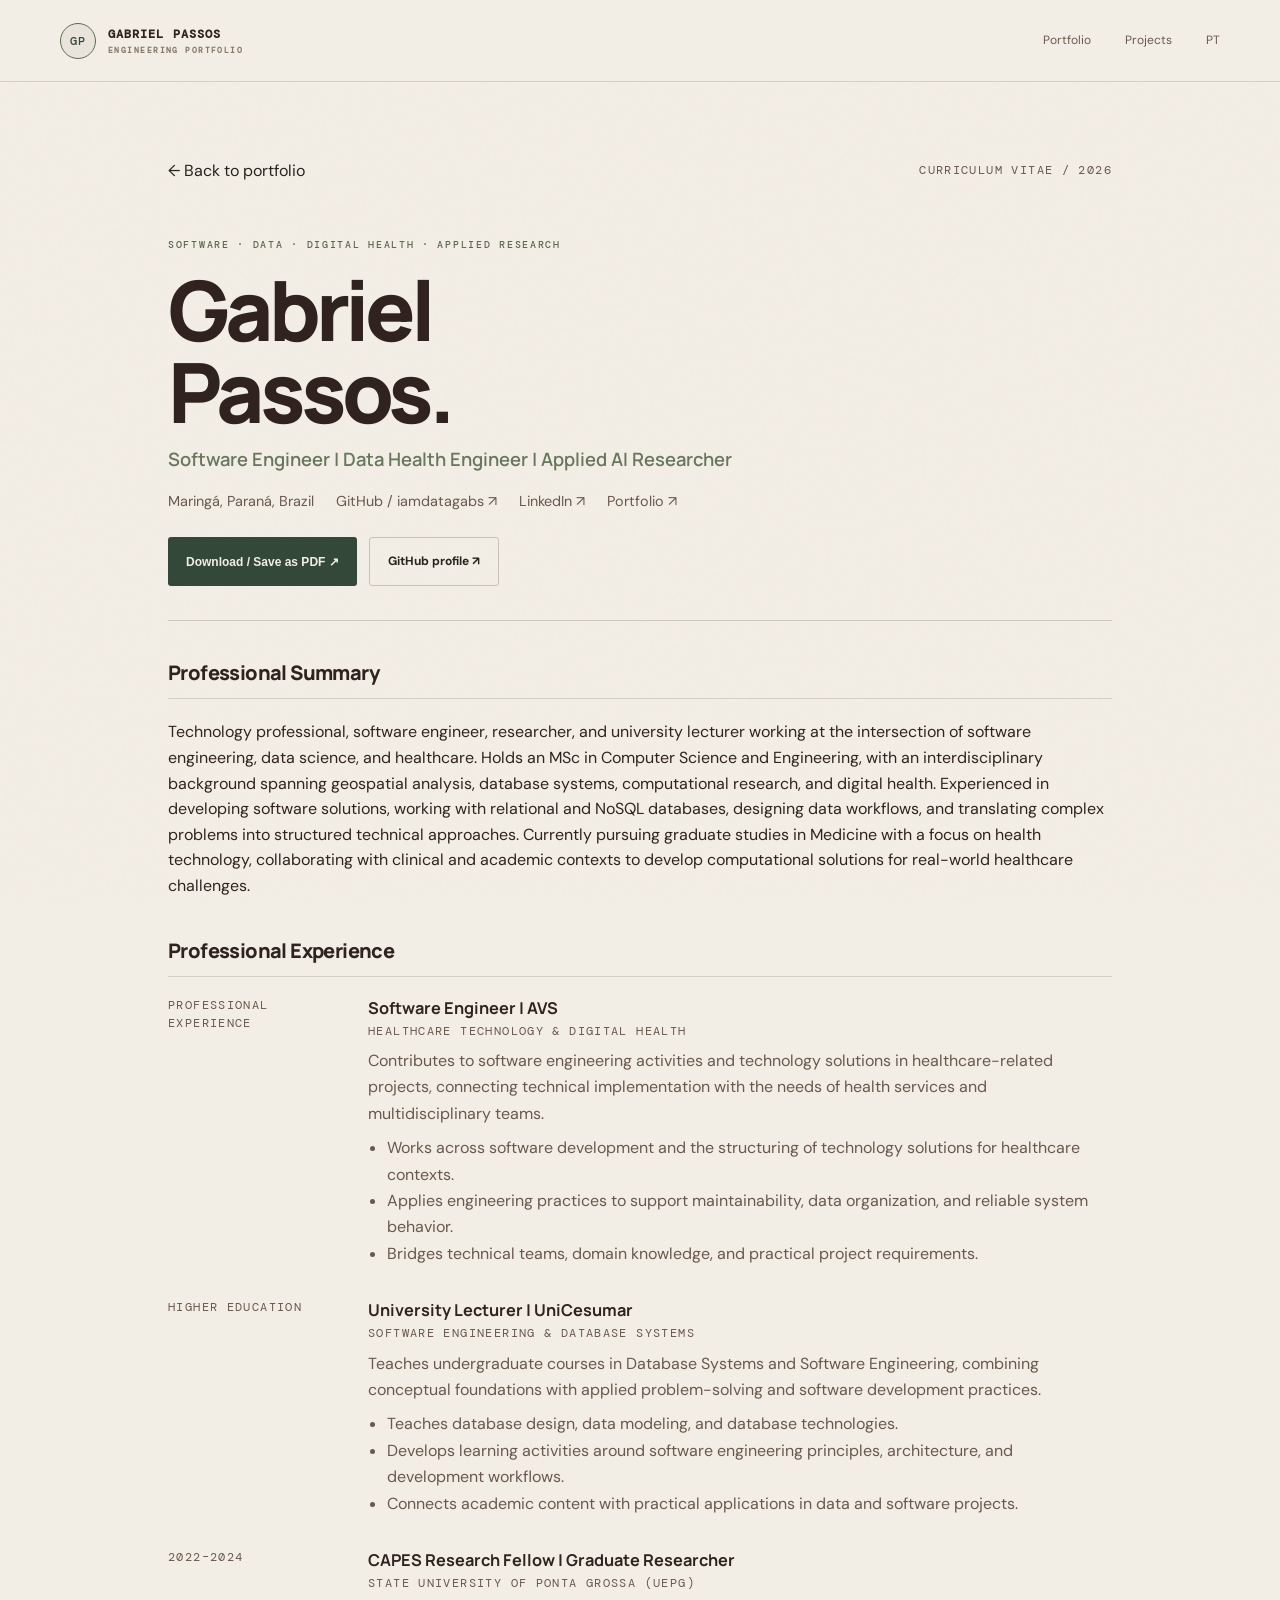
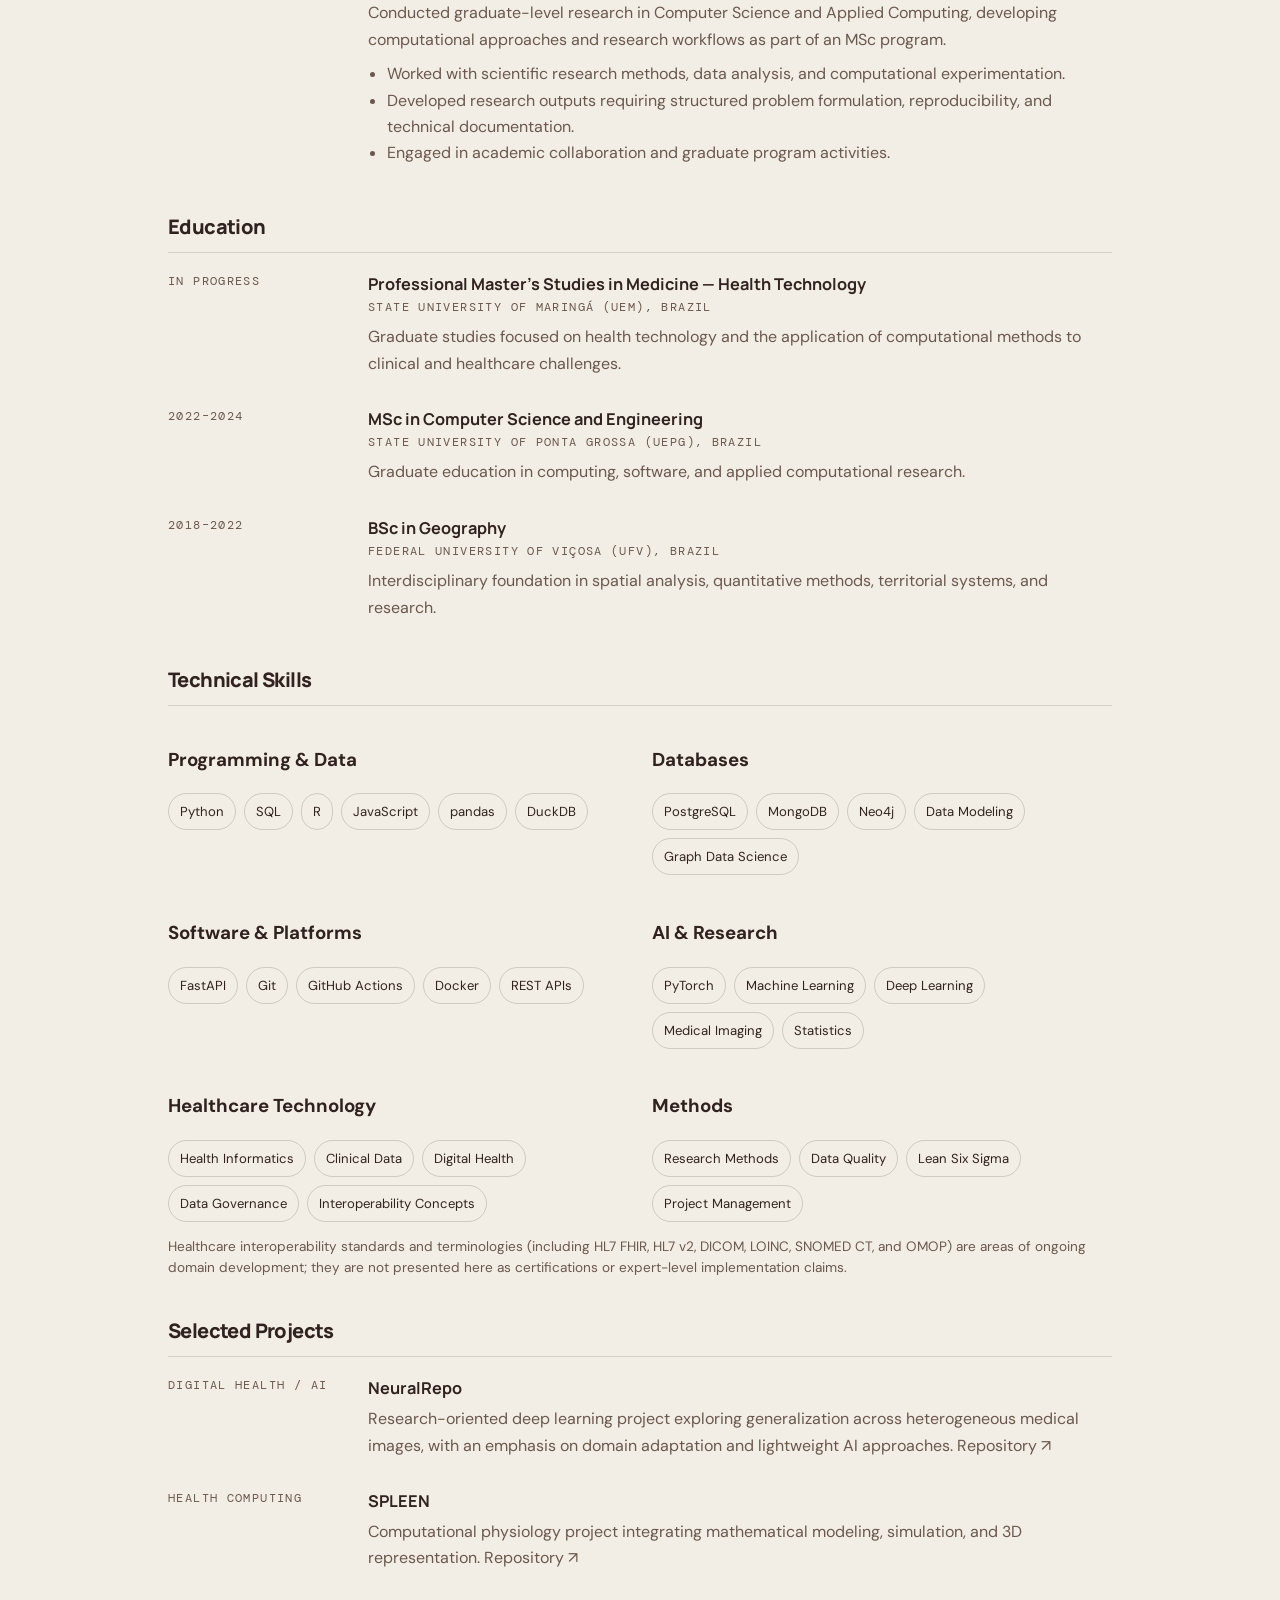
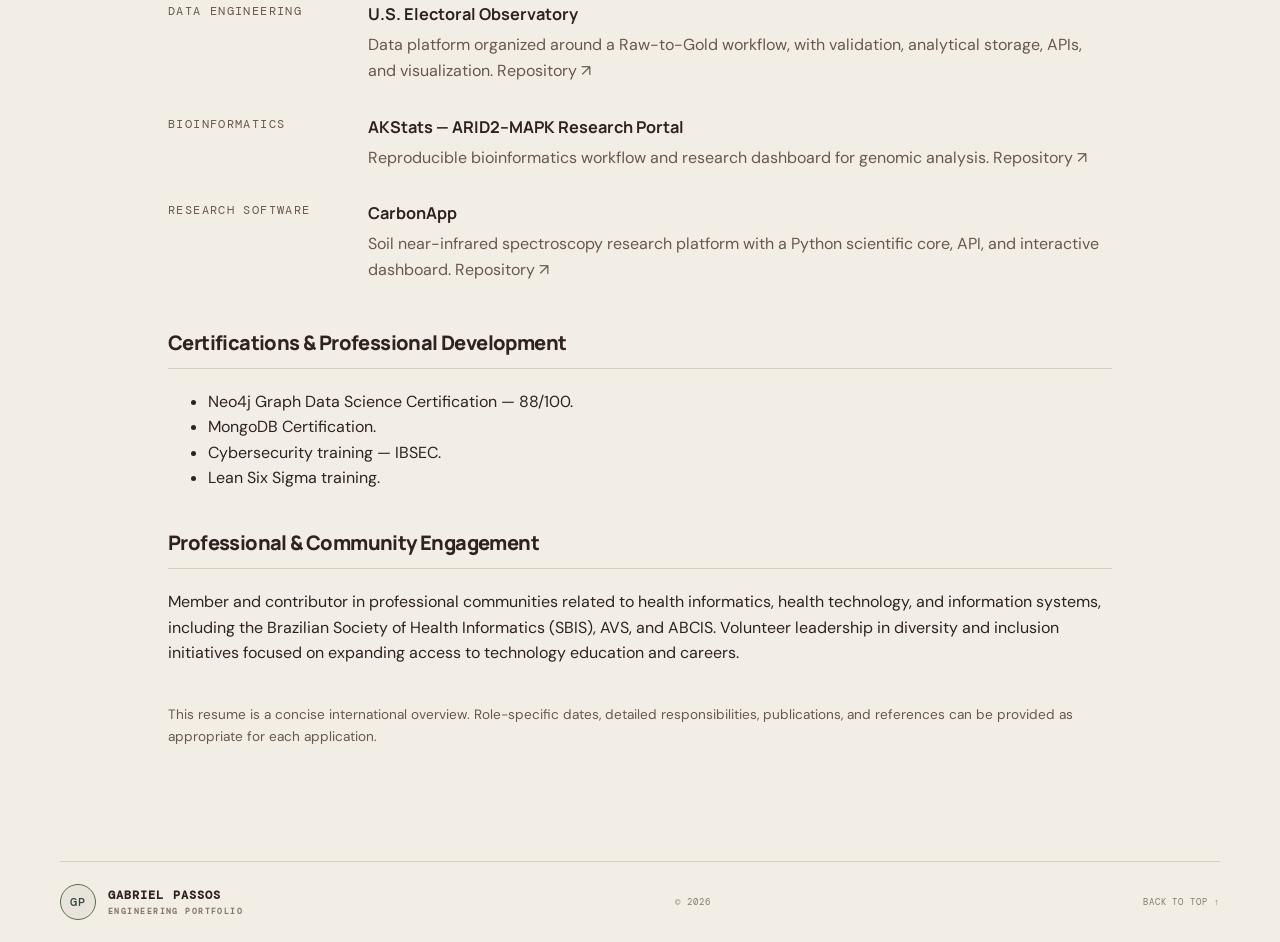
<file: portfolio/en/resume.html>
<!doctype html>
<html lang="en">
<head>
  <meta charset="utf-8">
  <meta name="viewport" content="width=device-width, initial-scale=1">
  <meta name="theme-color" content="#f3eee5">
  <meta name="description" content="English resume of Gabriel Passos — Software Engineer, Data Health Engineer, and Applied AI Researcher.">
  <link rel="canonical" href="https://iamdatagabs.github.io/iamdatagabs/portfolio/en/resume.html">
  <title>Resume | Gabriel Passos</title>
  <link rel="preconnect" href="https://fonts.googleapis.com">
  <link rel="preconnect" href="https://fonts.gstatic.com" crossorigin>
  <link href="https://fonts.googleapis.com/css2?family=DM+Mono:wght@400;500&family=DM+Sans:wght@400;500;600;700&family=Manrope:wght@400;500;600;700;800&display=swap" rel="stylesheet">
  <link rel="stylesheet" href="../styles.css">
  <style>
    .resume-wrap{max-width:1000px;margin:0 auto;padding:76px 28px 100px}
    .resume-top{display:flex;justify-content:space-between;align-items:center;gap:16px;margin-bottom:46px}
    .resume-top a,.resume-actions a{color:var(--ink,#25251f);text-decoration:none}
    .resume-label,.resume-date,.resume-meta{font-family:'DM Mono',monospace;text-transform:uppercase;letter-spacing:.12em;font-size:.72rem;color:var(--muted,#777)}
    .resume-hero{border-bottom:1px solid rgba(50,50,40,.2);padding-bottom:34px;margin-bottom:34px}
    .resume-hero h1{font:800 clamp(2.7rem,7vw,5.2rem)/.98 Manrope,sans-serif;letter-spacing:-.06em;margin:14px 0}
    .resume-role{font:600 1.15rem Manrope,sans-serif;color:var(--accent,#68765b);margin:0 0 18px}
    .resume-contact{display:flex;flex-wrap:wrap;gap:10px 22px;font-size:.9rem;color:var(--muted,#666)}
    .resume-contact a{color:inherit}
    .resume-actions{display:flex;gap:12px;flex-wrap:wrap;margin-top:24px}
    .resume-actions button{border:0;cursor:pointer}
    .resume-section{margin:38px 0}
    .resume-section h2{font:800 1.25rem Manrope,sans-serif;letter-spacing:-.03em;border-bottom:1px solid rgba(50,50,40,.16);padding-bottom:12px;margin-bottom:20px}
    .resume-entry{display:grid;grid-template-columns:180px 1fr;gap:20px;margin:0 0 24px}
    .resume-entry h3{font:700 1.02rem Manrope,sans-serif;margin:0 0 4px}
    .resume-entry p{margin:7px 0;color:var(--muted,#555);line-height:1.65}
    .resume-entry ul{margin:8px 0;padding-left:19px;color:var(--muted,#555);line-height:1.65}
    .resume-grid{display:grid;grid-template-columns:1fr 1fr;gap:24px}
    .resume-tags{display:flex;flex-wrap:wrap;gap:8px}
    .resume-tags span{font-size:.82rem;border:1px solid rgba(60,60,50,.2);border-radius:99px;padding:7px 11px}
    .resume-note{font-size:.85rem;color:var(--muted,#777);line-height:1.6}
    @media(max-width:650px){.resume-entry{grid-template-columns:1fr;gap:5px}.resume-grid{grid-template-columns:1fr}.resume-wrap{padding:42px 20px 70px}}
    @media print{.topbar,.resume-top,.resume-actions,.footer{display:none!important}.resume-wrap{padding:0;max-width:none}.resume-section{break-inside:avoid}.resume-entry{break-inside:avoid}body{background:#fff!important;color:#171717!important}.resume-entry p,.resume-entry ul,.resume-note{color:#333!important}a{color:inherit!important;text-decoration:none!important}}
  </style>
</head>
<body>
  <div class="noise"></div>
  <header class="topbar">
    <a class="wordmark" href="./"><span class="mark">GP</span><span>GABRIEL PASSOS<span class="wordmark-sub">ENGINEERING PORTFOLIO</span></span></a>
    <nav aria-label="Main navigation"><a href="./">Portfolio</a><a href="./#work">Projects</a><a href="../" lang="pt-BR">PT</a></nav>
  </header>
  <main class="resume-wrap">
    <div class="resume-top"><a href="./">← Back to portfolio</a><span class="resume-label">CURRICULUM VITAE / 2026</span></div>
    <section class="resume-hero">
      <span class="eyebrow">SOFTWARE · DATA · DIGITAL HEALTH · APPLIED RESEARCH</span>
      <h1>Gabriel<br>Passos.</h1>
      <p class="resume-role">Software Engineer | Data Health Engineer | Applied AI Researcher</p>
      <div class="resume-contact">
        <span>Maringá, Paraná, Brazil</span>
        <a href="https://github.com/iamdatagabs" target="_blank" rel="noreferrer">GitHub / iamdatagabs ↗</a>
        <a href="https://www.linkedin.com/in/passosgabriel" target="_blank" rel="noreferrer">LinkedIn ↗</a>
        <a href="https://iamdatagabs.github.io/iamdatagabs/portfolio/en/">Portfolio ↗</a>
      </div>
      <div class="resume-actions"><button class="button button-primary" onclick="window.print()">Download / Save as PDF ↗</button><a class="button button-ghost" href="https://github.com/iamdatagabs">GitHub profile ↗</a></div>
    </section>

    <section class="resume-section">
      <h2>Professional Summary</h2>
      <p>Technology professional, software engineer, researcher, and university lecturer working at the intersection of software engineering, data science, and healthcare. Holds an MSc in Computer Science and Engineering, with an interdisciplinary background spanning geospatial analysis, database systems, computational research, and digital health. Experienced in developing software solutions, working with relational and NoSQL databases, designing data workflows, and translating complex problems into structured technical approaches. Currently pursuing graduate studies in Medicine with a focus on health technology, collaborating with clinical and academic contexts to develop computational solutions for real-world healthcare challenges.</p>
    </section>

    <section class="resume-section">
      <h2>Professional Experience</h2>
      <article class="resume-entry">
        <div><div class="resume-date">Professional Experience</div></div>
        <div><h3>Software Engineer | AVS</h3><div class="resume-meta">Healthcare Technology & Digital Health</div>
          <p>Contributes to software engineering activities and technology solutions in healthcare-related projects, connecting technical implementation with the needs of health services and multidisciplinary teams.</p>
          <ul><li>Works across software development and the structuring of technology solutions for healthcare contexts.</li><li>Applies engineering practices to support maintainability, data organization, and reliable system behavior.</li><li>Bridges technical teams, domain knowledge, and practical project requirements.</li></ul>
        </div>
      </article>
      <article class="resume-entry">
        <div><div class="resume-date">Higher Education</div></div>
        <div><h3>University Lecturer | UniCesumar</h3><div class="resume-meta">Software Engineering & Database Systems</div>
          <p>Teaches undergraduate courses in Database Systems and Software Engineering, combining conceptual foundations with applied problem-solving and software development practices.</p>
          <ul><li>Teaches database design, data modeling, and database technologies.</li><li>Develops learning activities around software engineering principles, architecture, and development workflows.</li><li>Connects academic content with practical applications in data and software projects.</li></ul>
        </div>
      </article>
      <article class="resume-entry">
        <div><div class="resume-date">2022–2024</div></div>
        <div><h3>CAPES Research Fellow | Graduate Researcher</h3><div class="resume-meta">State University of Ponta Grossa (UEPG)</div>
          <p>Conducted graduate-level research in Computer Science and Applied Computing, developing computational approaches and research workflows as part of an MSc program.</p>
          <ul><li>Worked with scientific research methods, data analysis, and computational experimentation.</li><li>Developed research outputs requiring structured problem formulation, reproducibility, and technical documentation.</li><li>Engaged in academic collaboration and graduate program activities.</li></ul>
        </div>
      </article>
    </section>

    <section class="resume-section">
      <h2>Education</h2>
      <article class="resume-entry"><div><div class="resume-date">In Progress</div></div><div><h3>Professional Master's Studies in Medicine — Health Technology</h3><div class="resume-meta">State University of Maringá (UEM), Brazil</div><p>Graduate studies focused on health technology and the application of computational methods to clinical and healthcare challenges.</p></div></article>
      <article class="resume-entry"><div><div class="resume-date">2022–2024</div></div><div><h3>MSc in Computer Science and Engineering</h3><div class="resume-meta">State University of Ponta Grossa (UEPG), Brazil</div><p>Graduate education in computing, software, and applied computational research.</p></div></article>
      <article class="resume-entry"><div><div class="resume-date">2018–2022</div></div><div><h3>BSc in Geography</h3><div class="resume-meta">Federal University of Viçosa (UFV), Brazil</div><p>Interdisciplinary foundation in spatial analysis, quantitative methods, territorial systems, and research.</p></div></article>
    </section>

    <section class="resume-section">
      <h2>Technical Skills</h2>
      <div class="resume-grid">
        <div><h3>Programming & Data</h3><div class="resume-tags"><span>Python</span><span>SQL</span><span>R</span><span>JavaScript</span><span>pandas</span><span>DuckDB</span></div></div>
        <div><h3>Databases</h3><div class="resume-tags"><span>PostgreSQL</span><span>MongoDB</span><span>Neo4j</span><span>Data Modeling</span><span>Graph Data Science</span></div></div>
        <div><h3>Software & Platforms</h3><div class="resume-tags"><span>FastAPI</span><span>Git</span><span>GitHub Actions</span><span>Docker</span><span>REST APIs</span></div></div>
        <div><h3>AI & Research</h3><div class="resume-tags"><span>PyTorch</span><span>Machine Learning</span><span>Deep Learning</span><span>Medical Imaging</span><span>Statistics</span></div></div>
        <div><h3>Healthcare Technology</h3><div class="resume-tags"><span>Health Informatics</span><span>Clinical Data</span><span>Digital Health</span><span>Data Governance</span><span>Interoperability Concepts</span></div></div>
        <div><h3>Methods</h3><div class="resume-tags"><span>Research Methods</span><span>Data Quality</span><span>Lean Six Sigma</span><span>Project Management</span></div></div>
      </div>
      <p class="resume-note">Healthcare interoperability standards and terminologies (including HL7 FHIR, HL7 v2, DICOM, LOINC, SNOMED CT, and OMOP) are areas of ongoing domain development; they are not presented here as certifications or expert-level implementation claims.</p>
    </section>

    <section class="resume-section">
      <h2>Selected Projects</h2>
      <article class="resume-entry"><div><div class="resume-date">Digital Health / AI</div></div><div><h3>NeuralRepo</h3><p>Research-oriented deep learning project exploring generalization across heterogeneous medical images, with an emphasis on domain adaptation and lightweight AI approaches. <a href="https://github.com/iamdatagabs/neuralrepo">Repository ↗</a></p></div></article>
      <article class="resume-entry"><div><div class="resume-date">Health Computing</div></div><div><h3>SPLEEN</h3><p>Computational physiology project integrating mathematical modeling, simulation, and 3D representation. <a href="https://github.com/iamdatagabs/spleen">Repository ↗</a></p></div></article>
      <article class="resume-entry"><div><div class="resume-date">Data Engineering</div></div><div><h3>U.S. Electoral Observatory</h3><p>Data platform organized around a Raw-to-Gold workflow, with validation, analytical storage, APIs, and visualization. <a href="https://github.com/iamdatagabs/voting_project">Repository ↗</a></p></div></article>
      <article class="resume-entry"><div><div class="resume-date">Bioinformatics</div></div><div><h3>AKStats — ARID2–MAPK Research Portal</h3><p>Reproducible bioinformatics workflow and research dashboard for genomic analysis. <a href="https://github.com/iamdatagabs/akstats">Repository ↗</a></p></div></article>
      <article class="resume-entry"><div><div class="resume-date">Research Software</div></div><div><h3>CarbonApp</h3><p>Soil near-infrared spectroscopy research platform with a Python scientific core, API, and interactive dashboard. <a href="https://github.com/iamdatagabs/carbonapp">Repository ↗</a></p></div></article>
    </section>

    <section class="resume-section">
      <h2>Certifications & Professional Development</h2>
      <ul><li>Neo4j Graph Data Science Certification — 88/100.</li><li>MongoDB Certification.</li><li>Cybersecurity training — IBSEC.</li><li>Lean Six Sigma training.</li></ul>
    </section>

    <section class="resume-section">
      <h2>Professional & Community Engagement</h2>
      <p>Member and contributor in professional communities related to health informatics, health technology, and information systems, including the Brazilian Society of Health Informatics (SBIS), AVS, and ABCIS. Volunteer leadership in diversity and inclusion initiatives focused on expanding access to technology education and careers.</p>
    </section>
    <p class="resume-note">This resume is a concise international overview. Role-specific dates, detailed responsibilities, publications, and references can be provided as appropriate for each application.</p>
  </main>
  <footer class="footer section-wrap"><a class="wordmark" href="./"><span class="mark">GP</span><span>GABRIEL PASSOS<span class="wordmark-sub">ENGINEERING PORTFOLIO</span></span></a><span>© 2026</span><a href="#">BACK TO TOP ↑</a></footer>
</body>
</html>
</file>
<file: portfolio/styles.css>
:root{--bg:#0b1220;--panel:#101b2d;--panel2:#142239;--text:#e9f0f8;--muted:#9aabc0;--dim:#657991;--line:rgba(171,197,225,.14);--cyan:#65e4df;--blue:#6c9fff;--lime:#c8ef85;--font:'DM Sans',sans-serif;--display:'Manrope',sans-serif;--mono:'DM Mono',monospace}*{box-sizing:border-box}html{scroll-behavior:smooth;scroll-padding-top:90px}body{margin:0;background:var(--bg);color:var(--text);font-family:var(--font);line-height:1.6;overflow-x:hidden}a{color:inherit;text-decoration:none}.noise{position:fixed;inset:0;pointer-events:none;opacity:.12;z-index:5;background-image:url("data:image/svg+xml,%3Csvg viewBox='0 0 180 180' xmlns='http://www.w3.org/2000/svg'%3E%3Cfilter id='n'%3E%3CfeTurbulence type='fractalNoise' baseFrequency='.85' numOctaves='3' stitchTiles='stitch'/%3E%3C/filter%3E%3Crect width='100%25' height='100%25' filter='url(%23n)' opacity='.18'/%3E%3C/svg%3E")}.section-wrap{width:min(1160px,calc(100% - 64px));margin-inline:auto}.topbar{height:82px;display:flex;align-items:center;justify-content:space-between;padding:0 max(32px,calc((100vw - 1160px)/2));border-bottom:1px solid var(--line);position:sticky;top:0;background:rgba(11,18,32,.88);backdrop-filter:blur(18px);z-index:10}.wordmark{display:flex;gap:12px;align-items:center;font:700 12px var(--mono);letter-spacing:.09em}.mark{width:36px;height:36px;border:1px solid rgba(101,228,223,.6);color:var(--cyan);display:grid;place-items:center;font:500 12px var(--mono);border-radius:10px}.wordmark-sub{display:block;font-size:8px;color:var(--dim);letter-spacing:.18em;margin-top:3px}.topbar nav{display:flex;align-items:center;gap:34px;font-size:12px;color:var(--muted)}.topbar nav a:hover,.social-links a:hover{color:var(--cyan)}.topbar nav .nav-cta{color:var(--cyan);border:1px solid rgba(101,228,223,.35);padding:9px 15px;border-radius:5px}.hero{min-height:680px;display:grid;grid-template-columns:1.05fr .95fr;align-items:center;position:relative;padding-top:65px;padding-bottom:100px}.eyebrow{font:500 10px var(--mono);letter-spacing:.17em;color:var(--cyan)}.pulse,.live-dot,.tiny-dot{display:inline-block;width:7px;height:7px;border-radius:50%;background:var(--lime);box-shadow:0 0 14px rgba(200,239,133,.7);margin-right:9px}.hero h1,.section-heading h2,.contact h2{font:800 clamp(46px,6vw,76px)/1.04 var(--display);letter-spacing:-.065em;margin:28px 0}.gradient-text{background:linear-gradient(100deg,var(--cyan),#94b5ff 65%,var(--lime));-webkit-background-clip:text;background-clip:text;color:transparent}.hero-lead{font-size:16px;line-height:1.85;color:var(--muted);max-width:570px}.hero-actions{display:flex;gap:12px;margin-top:32px}.button{display:inline-flex;align-items:center;gap:26px;padding:14px 18px;border-radius:5px;font-size:12px;font-weight:700;transition:.2s}.button span{font-size:16px}.button-primary{background:var(--cyan);color:#07131d}.button-primary:hover{background:#a2f5ee;transform:translateY(-2px)}.button-ghost{border:1px solid var(--line);color:var(--text)}.button-ghost:hover{border-color:var(--cyan);color:var(--cyan)}.hero-meta{display:flex;gap:26px;margin-top:62px;font:9px var(--mono);letter-spacing:.13em;color:var(--dim)}.hero-visual{height:460px;position:relative;border:1px solid var(--line);border-radius:14px;background:radial-gradient(ellipse at 55% 48%,rgba(36,91,126,.25),transparent 55%),linear-gradient(145deg,rgba(20,34,57,.7),rgba(10,17,30,.5));overflow:hidden}.hero-visual:before,.hero-visual:after{content:"";position:absolute;border:1px solid rgba(101,228,223,.1);border-radius:50%;width:380px;height:380px;left:50%;top:50%;transform:translate(-50%,-50%)}.hero-visual:after{width:280px;height:280px;border-style:dashed}.orb{position:absolute;border-radius:50%;filter:blur(1px)}.orb-one{width:150px;height:150px;background:rgba(69,190,196,.1);top:20%;left:18%;filter:blur(25px)}.orb-two{width:160px;height:160px;background:rgba(108,159,255,.12);right:10%;bottom:5%;filter:blur(30px)}.visual-label,.visual-foot{position:absolute;left:25px;right:25px;display:flex;justify-content:space-between;font:9px var(--mono);letter-spacing:.13em;color:var(--dim)}.visual-label{top:25px}.flow-card{position:absolute;left:50%;transform:translateX(-50%);width:270px;height:68px;border:1px solid rgba(101,228,223,.25);background:rgba(12,24,39,.92);border-radius:8px;display:flex;align-items:center;padding:0 14px;gap:13px;z-index:2;box-shadow:0 15px 40px #050a13}.flow-source{top:100px}.flow-engine{top:205px;border-color:rgba(108,159,255,.4)}.flow-output{top:310px;border-color:rgba(200,239,133,.3)}.flow-icon{width:34px;height:34px;display:grid;place-items:center;border-radius:7px;background:rgba(101,228,223,.1);color:var(--cyan);font-size:20px}.flow-engine .flow-icon{color:var(--blue);background:rgba(108,159,255,.1)}.flow-output .flow-icon{color:var(--lime);background:rgba(200,239,133,.1)}.flow-card b{display:block;font:500 10px var(--mono);letter-spacing:.12em}.flow-card small{display:block;color:var(--dim);font-size:10px;margin-top:3px}.flow-card i{margin-left:auto;color:var(--dim);font:10px var(--mono);font-style:normal}.flow-line{position:absolute;left:50%;height:36px;border-left:1px dashed rgba(101,228,223,.55);z-index:1}.line-a{top:168px}.line-b{top:273px}.visual-foot{bottom:24px;justify-content:flex-start}.tiny-dot{width:5px;height:5px;margin:3px 9px 0 0}.scroll-cue{position:absolute;bottom:32px;left:0;font:9px var(--mono);letter-spacing:.15em;color:var(--dim)}.scroll-cue span{color:var(--cyan);margin-left:12px}.metrics{border-top:1px solid var(--line);border-bottom:1px solid var(--line);padding:28px 0;display:grid;grid-template-columns:1.25fr repeat(3,1fr) 1.2fr;align-items:center;gap:20px}.metric-intro p{font:600 16px/1.3 var(--display);margin:8px 0 0}.metric-intro .eyebrow{font-size:8px}.metric strong{display:block;font:700 30px var(--display);letter-spacing:-.04em}.metric>span{font:9px var(--mono);letter-spacing:.09em;color:var(--dim)}.metric-note{border-left:1px solid var(--line);padding-left:20px}.metric-note span,.metric-note small{display:block;color:var(--muted);font-size:10px}.metric-note small{color:var(--dim);margin-top:4px}.section-block{padding-top:125px;padding-bottom:115px}.section-heading{display:flex;justify-content:space-between;align-items:flex-end;gap:50px;margin-bottom:50px}.section-heading h2{font-size:clamp(38px,4.7vw,56px);margin:18px 0 0}.muted{color:#70839a}.section-heading>p{max-width:385px;color:var(--muted);font-size:13px;line-height:1.85;margin-bottom:5px}.filters{display:flex;gap:8px;flex-wrap:wrap;margin-bottom:25px}.filter{font:10px var(--mono);color:var(--muted);background:transparent;border:1px solid var(--line);border-radius:4px;padding:10px 13px;cursor:pointer}.filter span{color:var(--dim);margin-left:8px}.filter:hover,.filter.active{background:rgba(101,228,223,.1);border-color:rgba(101,228,223,.55);color:var(--cyan)}.project-grid{display:grid;grid-template-columns:repeat(2,minmax(0,1fr));gap:17px}.project-card{background:var(--panel);border:1px solid var(--line);padding:22px;border-radius:8px;min-width:0;transition:.25s}.project-card:hover{border-color:rgba(101,228,223,.42);transform:translateY(-3px)}.project-card.hidden{display:none}.project-top{display:flex;justify-content:space-between;align-items:center}.project-type{font:9px var(--mono);letter-spacing:.13em;color:var(--cyan)}.project-arrow{color:var(--dim)}.project-card h3{font:700 20px var(--display);letter-spacing:-.035em;margin:20px 0 8px}.project-card p{font-size:12px;color:var(--muted);line-height:1.8;min-height:66px;margin:0}.project-art{height:170px;margin:20px 0 0;border-radius:5px;position:relative;overflow:hidden;background:#0b1728}.art-election{background:linear-gradient(135deg,#0d2439,#122c40)}.chart-grid{position:absolute;inset:0;background-image:linear-gradient(rgba(124,175,206,.12) 1px,transparent 1px),linear-gradient(90deg,rgba(124,175,206,.12) 1px,transparent 1px);background-size:28px 28px}.chart-bars{position:absolute;bottom:27px;left:35px;right:35px;height:100px;display:flex;align-items:flex-end;gap:13px}.chart-bars i{flex:1;background:linear-gradient(0deg,rgba(101,228,223,.15),#65e4df);height:35%;border-radius:3px 3px 0 0}.chart-bars i:nth-child(2){height:58%}.chart-bars i:nth-child(3){height:43%}.chart-bars i:nth-child(4){height:75%}.chart-bars i:nth-child(5){height:52%}.chart-bars i:nth-child(6){height:88%}.chart-bars i:nth-child(7){height:65%}.chart-bars i:nth-child(8){height:96%}.chart-caption,.stat-axis,.neural-caption,.heart-caption,.spatial-caption{position:absolute;bottom:10px;left:15px;font:8px var(--mono);letter-spacing:.14em;color:#8da8bd}.chart-line{position:absolute;width:70%;height:60px;border-top:2px solid #a3bfff;transform:rotate(-13deg);left:16%;top:55px;opacity:.7}.art-map{background:radial-gradient(ellipse at center,#173b51,#0c192a 68%)}.map-contours{position:absolute;inset:15px;background:repeating-radial-gradient(ellipse at 45% 50%,transparent 0 13px,rgba(101,228,223,.24) 14px 15px,transparent 16px 26px);transform:rotate(-18deg) scale(1.2)}.map-pin{position:absolute;width:9px;height:9px;background:var(--lime);border-radius:50%;box-shadow:0 0 0 6px rgba(200,239,133,.12),0 0 20px var(--lime)}.pin-a{top:48px;left:43%}.pin-b{top:100px;left:62%}.pin-c{top:73px;left:28%}.map-label{position:absolute;right:14px;bottom:12px;font:8px var(--mono);color:#8da8bd;letter-spacing:.14em}.art-stat{background:linear-gradient(135deg,#142a3b,#0c192b)}.stat-equation{position:absolute;left:40px;top:30px;color:var(--cyan);font:56px Georgia}.stat-equation small{font:italic 20px Georgia;color:#b3c6d7}.stat-plot{position:absolute;left:42%;right:25px;top:30px;height:100px;display:flex;align-items:center;gap:8px}.stat-plot span{width:9px;border-radius:9px;background:linear-gradient(var(--blue),rgba(101,228,223,.1));height:25%}.stat-plot span:nth-child(2){height:40%}.stat-plot span:nth-child(3){height:62%}.stat-plot span:nth-child(4){height:85%}.stat-plot span:nth-child(5){height:100%}.stat-plot span:nth-child(6){height:77%}.stat-plot span:nth-child(7){height:52%}.stat-plot span:nth-child(8){height:31%}.stat-axis{bottom:13px}.art-neural{background:radial-gradient(ellipse at center,rgba(31,92,119,.5),#0b1728 70%)}.neural-net{position:absolute;inset:25px 45px;display:flex;justify-content:space-between;align-items:center}.neural-net:before,.neural-net:after{content:"";position:absolute;inset:15px 20px;background:repeating-linear-gradient(25deg,transparent 0 17px,rgba(101,228,223,.25) 18px 19px,transparent 20px 32px);opacity:.8}.neural-net:after{transform:scaleY(-1)}.neural-net i{z-index:1;width:13px;height:13px;border:1px solid var(--cyan);background:#153d52;border-radius:50%;box-shadow:0 0 12px rgba(101,228,223,.4)}.neural-net i:nth-child(2),.neural-net i:nth-child(5),.neural-net i:nth-child(8){transform:translateY(-36px)}.neural-net i:nth-child(3),.neural-net i:nth-child(6){transform:translateY(36px)}.neural-net b{position:absolute;right:0;width:24px;height:24px;border:1px solid var(--lime);border-radius:50%;background:#33472b;box-shadow:0 0 22px rgba(200,239,133,.3)}.neural-caption{bottom:12px}.art-heart{background:linear-gradient(135deg,#261d37,#0e1c2e)}.heart-pulse{position:absolute;top:20px;left:30px;font-size:45px;color:#ef9bbd}.art-heart svg{position:absolute;left:0;right:0;top:60px;width:100%;height:75px;fill:none;stroke:#e98eaf;stroke-width:2;stroke-linejoin:round;stroke-linecap:round;filter:drop-shadow(0 0 7px rgba(233,142,175,.5))}.heart-caption{bottom:10px}.art-spatial{background:radial-gradient(ellipse at center,#1a3447,#0b1728 72%)}.spatial-rings{position:absolute;inset:12px;background:repeating-radial-gradient(circle at center,transparent 0 14px,rgba(108,159,255,.35) 15px 16px,transparent 17px 29px)}.spatial-node{position:absolute;top:calc(50% - 7px);left:calc(50% - 7px);width:14px;height:14px;border-radius:50%;background:var(--cyan);box-shadow:0 0 0 10px rgba(101,228,223,.1),0 0 30px var(--cyan)}.spatial-caption{bottom:12px}.tags{display:flex;flex-wrap:wrap;gap:6px;margin:20px 0}.tags span{font:9px var(--mono);color:#a8bdd0;background:#1a2b40;padding:5px 8px;border-radius:3px}.project-link{display:flex;justify-content:space-between;border-top:1px solid var(--line);padding-top:14px;font-size:11px;color:var(--cyan)}.project-link b{font-weight:400}.all-repos{text-align:center;margin-top:32px}.all-repos a{font:10px var(--mono);color:var(--muted);border-bottom:1px solid var(--line);padding-bottom:7px}.all-repos span{color:var(--cyan);margin-left:8px}.expertise-band{background:#0e1929;border-top:1px solid var(--line);border-bottom:1px solid var(--line)}.expertise-grid{display:grid;grid-template-columns:repeat(4,1fr);border:1px solid var(--line);border-radius:7px;overflow:hidden}.expertise-item{padding:24px 20px 26px;min-height:270px;border-right:1px solid var(--line);position:relative}.expertise-item:last-child{border:0}.expertise-number{position:absolute;right:20px;top:22px;font:10px var(--mono);color:var(--dim)}.expertise-icon{font-size:27px;color:var(--cyan);margin:10px 0 24px}.expertise-item h3{font:700 16px var(--display);margin:0 0 10px}.expertise-item p{font-size:11px;color:var(--muted);line-height:1.8;min-height:65px}.stack-list{font:9px/1.8 var(--mono);color:var(--cyan);margin-top:18px}.trajectory .section-heading{margin-bottom:35px}.timeline{border-top:1px solid var(--line)}.timeline-row{display:grid;grid-template-columns:150px 1fr 40px;gap:30px;padding:27px 0;border-bottom:1px solid var(--line);align-items:start}.timeline-date{font:9px var(--mono);letter-spacing:.12em;color:var(--cyan);padding-top:6px}.timeline-row h3{font:700 17px var(--display);margin:0 0 6px}.timeline-row p{font-size:12px;color:var(--muted);max-width:720px;margin:0;line-height:1.8}.timeline-index{font:11px var(--mono);color:var(--dim);text-align:right}.positioning-note{margin-top:30px;padding:22px 24px;border-left:2px solid var(--cyan);background:rgba(101,228,223,.045)}.positioning-note span{font:9px var(--mono);letter-spacing:.15em;color:var(--cyan)}.positioning-note p{font-size:11px;line-height:1.8;color:var(--muted);margin:9px 0 0}.principles{padding-top:80px;padding-bottom:75px;border-top:1px solid var(--line);border-bottom:1px solid var(--line)}.principle-quote{font:700 clamp(30px,4.5vw,54px)/1.22 var(--display);letter-spacing:-.05em;margin:32px 0 45px}.principle-foot{display:flex;justify-content:space-between;font:9px var(--mono);letter-spacing:.13em;color:var(--dim)}.contact{padding-top:120px;padding-bottom:110px;display:grid;grid-template-columns:1.2fr .8fr;gap:80px}.contact h2{font-size:clamp(42px,5.5vw,66px)}.contact-side{padding-top:65px}.contact-side p{font-size:13px;line-height:1.9;color:var(--muted);max-width:380px;margin-bottom:25px}.contact-side .button{margin-bottom:20px}.contact-link{display:block;font-size:11px;color:var(--muted);margin:8px 0 30px}.contact-link:hover{color:var(--cyan)}.social-links{display:flex;gap:20px;border-top:1px solid var(--line);padding-top:18px;font:10px var(--mono);color:var(--muted)}.footer{border-top:1px solid var(--line);padding-top:22px;padding-bottom:22px;display:flex;align-items:center;justify-content:space-between}.footer>span,.footer>a:last-child{font:9px var(--mono);letter-spacing:.1em;color:var(--dim)}@media(max-width:900px){.hero{grid-template-columns:1fr;gap:55px;padding-top:90px}.hero-visual{width:min(100%,560px);margin:auto}.hero{padding-bottom:100px}.metrics{grid-template-columns:repeat(4,1fr)}.metric-intro{grid-column:1/-1}.metric-note{border:0;padding:0}.expertise-grid{grid-template-columns:repeat(2,1fr)}.expertise-item:nth-child(2){border-right:0}.expertise-item:nth-child(-n+2){border-bottom:1px solid var(--line)}.contact{gap:30px}}@media(max-width:620px){.section-wrap{width:calc(100% - 38px)}.topbar{height:70px;padding:0 19px}.topbar nav{gap:14px;font-size:10px}.topbar nav a:nth-child(2),.topbar nav a:nth-child(3){display:none}.wordmark{font-size:10px}.hero{min-height:0;padding-top:75px;gap:45px}.hero h1{font-size:50px}.hero-lead{font-size:14px}.hero-meta{font-size:8px;gap:12px;flex-wrap:wrap;margin-top:42px}.hero-visual{height:420px}.flow-card{width:min(270px,78%)}.scroll-cue{bottom:20px}.metrics{grid-template-columns:repeat(2,1fr);gap:22px;padding:25px 0}.metric strong{font-size:26px}.section-block{padding-top:85px;padding-bottom:80px}.section-heading{display:block;margin-bottom:32px}.section-heading h2{font-size:42px}.section-heading>p{margin-top:20px}.project-grid{grid-template-columns:1fr}.project-card p{min-height:0}.expertise-grid{grid-template-columns:1fr}.expertise-item{border-right:0!important;border-bottom:1px solid var(--line);min-height:0}.expertise-item:last-child{border-bottom:0}.expertise-item p{min-height:0}.timeline-row{grid-template-columns:85px 1fr 20px;gap:12px}.timeline-row h3{font-size:15px}.timeline-row p{font-size:11px}.timeline-date{font-size:8px}.principle-quote{font-size:34px}.principle-foot{font-size:7px;gap:15px}.contact{grid-template-columns:1fr;padding-top:85px;padding-bottom:80px;gap:0}.contact h2{font-size:48px}.contact-side{padding-top:0}.footer{gap:15px;flex-wrap:wrap}.footer>span{order:3;width:100%}}@media(prefers-reduced-motion:reduce){html{scroll-behavior:auto}*,*:before,*:after{transition:none!important;animation:none!important}}

/* ── Terra, floresta e identidade: visual system ── */
:root{--bg:#f3eee5;--panel:#ebe2d5;--panel2:#e3d6c5;--text:#30231f;--muted:#69584d;--dim:#88796c;--line:rgba(72,53,41,.17);--cyan:#34483a;--blue:#596b4d;--lime:#a77956;--font:'DM Sans',sans-serif;--display:'Manrope',sans-serif;--mono:'DM Mono',monospace}
body{background:var(--bg);color:var(--text)}
.noise{opacity:.055}
.topbar{background:rgba(243,238,229,.91);border-color:var(--line)}
.mark{border-color:#596b4d;color:#34483a;background:rgba(52,72,58,.06);border-radius:50%}
.wordmark-sub{color:#88796c}
.topbar nav{color:#69584d}
.topbar nav a:hover,.social-links a:hover{color:#596b4d}
.topbar nav .nav-cta{color:#34483a;border-color:rgba(52,72,58,.38);border-radius:2px}
.eyebrow{color:#596b4d}
.pulse,.live-dot,.tiny-dot{background:#87916b;box-shadow:0 0 12px rgba(135,145,107,.4)}
.hero h1,.section-heading h2,.contact h2{color:#30231f}
.gradient-text{background:linear-gradient(100deg,#34483a 0%,#596b4d 48%,#a77956 100%);-webkit-background-clip:text;background-clip:text;color:transparent}
.hero-lead,.section-heading>p{color:#69584d}
.button{border-radius:3px}
.button-primary{background:#34483a;color:#f3eee5}
.button-primary:hover{background:#596b4d}
.button-ghost{border-color:rgba(72,53,41,.24);color:#30231f}
.button-ghost:hover{border-color:#596b4d;color:#34483a}
.hero-meta{color:#88796c}
.hero-visual{border-color:rgba(243,238,229,.12);background:radial-gradient(ellipse at 55% 48%,rgba(135,145,107,.22),transparent 55%),linear-gradient(145deg,#405644,#26382d);border-radius:3px}
.hero-visual:before,.hero-visual:after{border-color:rgba(216,195,165,.17)}
.orb-one{background:rgba(167,121,86,.22)}
.orb-two{background:rgba(135,145,107,.2)}
.visual-label,.visual-foot{color:#d8c3a5}
.flow-card{border-color:rgba(216,195,165,.25);background:rgba(38,56,45,.94);border-radius:3px;box-shadow:0 15px 40px rgba(20,29,23,.25)}
.flow-engine{border-color:rgba(167,121,86,.6)}
.flow-output{border-color:rgba(135,145,107,.6)}
.flow-icon{background:rgba(135,145,107,.18);color:#c6cfaa}
.flow-engine .flow-icon{color:#d8b18e;background:rgba(167,121,86,.16)}
.flow-output .flow-icon{color:#d8c3a5;background:rgba(216,195,165,.12)}
.flow-card small,.flow-card i{color:#c3b5a4}
.flow-line{border-color:rgba(216,195,165,.55)}
.scroll-cue{color:#88796c}.scroll-cue span{color:#596b4d}
.metrics{border-color:var(--line)}
.metric-intro .eyebrow{color:#596b4d}
.metric strong{color:#34483a}
.metric>span{color:#88796c}
.metric-note{border-color:var(--line)}
.metric-note span{color:#69584d}.metric-note small{color:#88796c}
.muted{color:#88796c}
.section-heading>p{color:#69584d}
.filter{color:#69584d;border-color:rgba(72,53,41,.2);border-radius:2px}
.filter span{color:#88796c}
.filter:hover,.filter.active{background:rgba(52,72,58,.09);border-color:#596b4d;color:#34483a}
.project-card{background:#faf7f1;border:1px solid rgba(72,53,41,.14);border-radius:3px;box-shadow:0 8px 24px rgba(64,46,34,.035)}
.project-card:hover{border-color:rgba(89,107,77,.55);box-shadow:0 14px 32px rgba(64,46,34,.08)}
.project-type{color:#596b4d}
.project-arrow{color:#88796c}
.project-card h3{color:#30231f}
.project-card p{color:#69584d}
.project-art{border-radius:2px;background:#34483a}
.art-election{background:linear-gradient(135deg,#34483a,#26382d)}
.chart-grid{background-image:linear-gradient(rgba(216,195,165,.12) 1px,transparent 1px),linear-gradient(90deg,rgba(216,195,165,.12) 1px,transparent 1px)}
.chart-bars i{background:linear-gradient(0deg,rgba(135,145,107,.2),#aeb991)}
.chart-caption,.stat-axis,.neural-caption,.heart-caption,.spatial-caption{color:#d8c3a5}
.chart-line{border-color:#d8b18e}
.art-map{background:radial-gradient(ellipse at center,#596b4d,#26382d 68%)}
.map-contours{background:repeating-radial-gradient(ellipse at 45% 50%,transparent 0 13px,rgba(216,195,165,.24) 14px 15px,transparent 16px 26px)}
.map-pin{background:#d8c3a5;box-shadow:0 0 0 6px rgba(216,195,165,.12),0 0 20px #d8c3a5}
.map-label{color:#e4d5bf}
.art-stat{background:linear-gradient(135deg,#405644,#26382d)}
.stat-equation{color:#d8c3a5}.stat-equation small{color:#e7ddce}
.stat-plot span{background:linear-gradient(#b9c49d,rgba(216,195,165,.1))}
.art-neural{background:radial-gradient(ellipse at center,rgba(135,145,107,.42),#26382d 70%)}
.neural-net:before,.neural-net:after{background:repeating-linear-gradient(25deg,transparent 0 17px,rgba(216,195,165,.28) 18px 19px,transparent 20px 32px)}
.neural-net i{border-color:#d8c3a5;background:#596b4d;box-shadow:0 0 12px rgba(216,195,165,.35)}
.neural-net b{border-color:#d8c3a5;background:#596b4d}
.art-heart{background:linear-gradient(135deg,#49352f,#26382d)}
.heart-pulse{color:#d8b18e}
.art-heart svg{stroke:#d8b18e;filter:drop-shadow(0 0 7px rgba(216,177,142,.35))}
.art-spatial{background:radial-gradient(ellipse at center,#596b4d,#26382d 72%)}
.spatial-rings{background:repeating-radial-gradient(circle at center,transparent 0 14px,rgba(216,195,165,.35) 15px 16px,transparent 17px 29px)}
.spatial-node{background:#d8c3a5;box-shadow:0 0 0 10px rgba(216,195,165,.1),0 0 30px #d8c3a5}
.tags span{color:#596b4d;background:#eee7dc;border:1px solid rgba(72,53,41,.09)}
.project-link{border-color:var(--line);color:#34483a}
.project-link:hover{color:#87916b}
.all-repos a{color:#69584d;border-color:var(--line)}.all-repos span{color:#596b4d}
.expertise-band{background:#34483a;border-color:rgba(216,195,165,.18);color:#f3eee5}
.expertise-band .eyebrow{color:#d8c3a5}
.expertise-band .muted{color:#c5b5a2}
.expertise-band .section-heading>p{color:#d8cfc2}
.expertise-grid{border-color:rgba(243,238,229,.2);border-radius:3px}
.expertise-item{border-color:rgba(243,238,229,.2)}
.expertise-number{color:#c5b5a2}
.expertise-icon{color:#d8c3a5}
.expertise-item h3{color:#f3eee5}
.expertise-item p{color:#d8cfc2}
.stack-list{color:#d8c3a5}
.timeline{border-color:var(--line)}
.timeline-row{border-color:var(--line)}
.timeline-date{color:#596b4d}
.timeline-row h3{color:#30231f}
.timeline-row p{color:#69584d}
.timeline-index{color:#a18f7e}
.positioning-note{border-color:#596b4d;background:rgba(89,107,77,.08)}
.positioning-note span{color:#596b4d}
.positioning-note p{color:#69584d}
.principles{border-color:var(--line)}
.principles .eyebrow{color:#d8c3a5}
.principle-quote{color:#f3eee5}
.principles{background:#30231f;box-shadow:0 0 0 100vmax #30231f;clip-path:inset(0 -100vmax)}
.principle-foot{color:#c5b5a2}
.contact h2{color:#30231f}
.contact-side p{color:#69584d}
.contact-link{color:#69584d}.contact-link:hover{color:#596b4d}
.social-links{border-color:var(--line);color:#69584d}
.footer{border-color:var(--line)}
.footer>span,.footer>a:last-child{color:#88796c}
@media(max-width:900px){.expertise-item:nth-child(2){border-right:0}}
@media(max-width:620px){.topbar nav{color:#69584d}.expertise-item{border-bottom-color:rgba(243,238,229,.2)}.principle-quote{font-size:34px}}

/* Build trigger: keep the visual portfolio as the Pages entry experience. */


/* Separate live products from source repositories. */
.work-subsection{margin-top:58px}.work-subheading{display:flex;align-items:end;justify-content:space-between;gap:32px;margin-bottom:22px;padding-bottom:18px;border-bottom:1px solid var(--line)}.work-subheading h3{font-family:var(--font-display,Manrope),sans-serif;font-size:clamp(27px,3vw,38px);font-weight:600;letter-spacing:-.04em;color:#30231f;margin:9px 0 0}.work-subheading>p{max-width:360px;color:#69584d;font-size:14px;line-height:1.7;margin:0}.repositories-subsection{margin-top:76px;padding-top:48px;border-top:1px solid var(--line)}.repositories-subsection .project-grid{grid-template-columns:repeat(3,minmax(0,1fr))}@media(max-width:900px){.repositories-subsection .project-grid{grid-template-columns:repeat(2,minmax(0,1fr))}}@media(max-width:620px){.work-subheading{display:block}.work-subheading>p{margin-top:12px}.repositories-subsection .project-grid{grid-template-columns:1fr}.work-subsection{margin-top:42px}.repositories-subsection{margin-top:54px;padding-top:34px}}

/* Data Health Engineering positioning */
.health-engineering{padding-top:100px;padding-bottom:105px}
.health-intro{max-width:900px;padding:25px 28px;border-left:3px solid #596b4d;background:rgba(89,107,77,.075);margin:0 0 24px}
.health-kicker{font:500 9px var(--mono);letter-spacing:.16em;color:#596b4d}
.health-intro p{font-size:16px;line-height:1.85;color:#4f443a;margin:12px 0 0}
.health-pillars{display:grid;grid-template-columns:repeat(4,minmax(0,1fr));gap:12px}
.health-pillars article{background:#faf7f1;border:1px solid rgba(72,53,41,.14);padding:22px 19px;min-height:220px}
.health-pillars article>span{font:9px var(--mono);letter-spacing:.1em;color:#596b4d}
.health-pillars h3{font:700 17px var(--display);margin:23px 0 8px;color:#30231f}
.health-pillars p{font-size:12px;line-height:1.8;color:#69584d;margin:0}
.health-architecture{margin-top:28px;padding:25px 22px;background:#34483a;color:#f3eee5}
.health-architecture .health-kicker{color:#d8c3a5}
.architecture-flow{display:grid;grid-template-columns:1fr auto 1fr auto 1fr auto 1fr auto 1fr;gap:10px;align-items:center;margin-top:20px}
.architecture-flow>div{min-width:0;padding:14px 12px;border:1px solid rgba(243,238,229,.24);background:rgba(243,238,229,.055)}
.architecture-flow b{display:block;font:500 10px var(--mono);letter-spacing:.08em;color:#f3eee5}
.architecture-flow small{display:block;font-size:10px;line-height:1.5;color:#d8cfc2;margin-top:7px}
.architecture-flow>i{font-style:normal;color:#d8c3a5}
.health-focus{display:grid;grid-template-columns:.8fr 1.2fr;gap:40px;align-items:start;margin-top:35px;padding:26px 0;border-bottom:1px solid var(--line)}
.health-focus h3{font:700 25px/1.2 var(--display);letter-spacing:-.04em;margin:12px 0;color:#30231f}
.health-focus p{font-size:13px;line-height:1.9;color:#69584d;margin:0}
.health-skills{margin-top:23px;display:flex;gap:25px;align-items:start}
.health-skills>span{font:9px var(--mono);letter-spacing:.13em;color:#596b4d;white-space:nowrap;padding-top:4px}
.health-skills p{font:10px/1.9 var(--mono);color:#69584d;margin:0}
@media(max-width:900px){.health-pillars{grid-template-columns:repeat(2,minmax(0,1fr))}.architecture-flow{grid-template-columns:1fr}.architecture-flow>i{transform:rotate(90deg);justify-self:center}.health-focus{grid-template-columns:1fr;gap:15px}}
@media(max-width:620px){.health-engineering{padding-top:80px;padding-bottom:80px}.health-intro{padding:20px}.health-intro p{font-size:14px}.health-pillars{grid-template-columns:1fr}.health-pillars article{min-height:0}.health-pillars h3{margin-top:15px}.health-architecture{padding:20px 16px}.health-focus h3{font-size:22px}.health-skills{display:block}.health-skills p{margin-top:10px}}

/* Live repository catalog */
.repository-search{display:block;font:10px var(--mono);letter-spacing:.08em;color:var(--muted);margin:24px 0 9px}
#repository-search{width:100%;max-width:560px;padding:13px 15px;border:1px solid var(--line);border-radius:6px;background:var(--panel);color:var(--text);font:13px var(--font);outline:none}
#repository-search:focus{border-color:var(--blue);box-shadow:0 0 0 3px rgba(89,107,77,.12)}
.repository-status{font:10px var(--mono);color:var(--dim);margin:15px 0}
.repository-catalog{display:grid;grid-template-columns:repeat(3,minmax(0,1fr));gap:12px}
.repository-item{min-width:0;padding:17px 18px;border:1px solid var(--line);border-radius:7px;background:rgba(255,255,255,.28)}
.repository-item h3{font:700 13px var(--display);margin:0 0 8px;overflow-wrap:anywhere}
.repository-item h3 a:hover{color:var(--blue)}
.repository-item p{font-size:11px;line-height:1.65;color:var(--muted);margin:0;min-height:38px}
.repository-meta{display:flex;flex-wrap:wrap;gap:7px;margin-top:13px}
.repository-meta span{font:9px var(--mono);color:var(--dim);background:var(--panel);padding:4px 7px;border-radius:3px}
@media(max-width:900px){.repository-catalog{grid-template-columns:repeat(2,minmax(0,1fr))}}
@media(max-width:620px){.repository-catalog{grid-template-columns:1fr}.repository-item p{min-height:0}}
</file>
